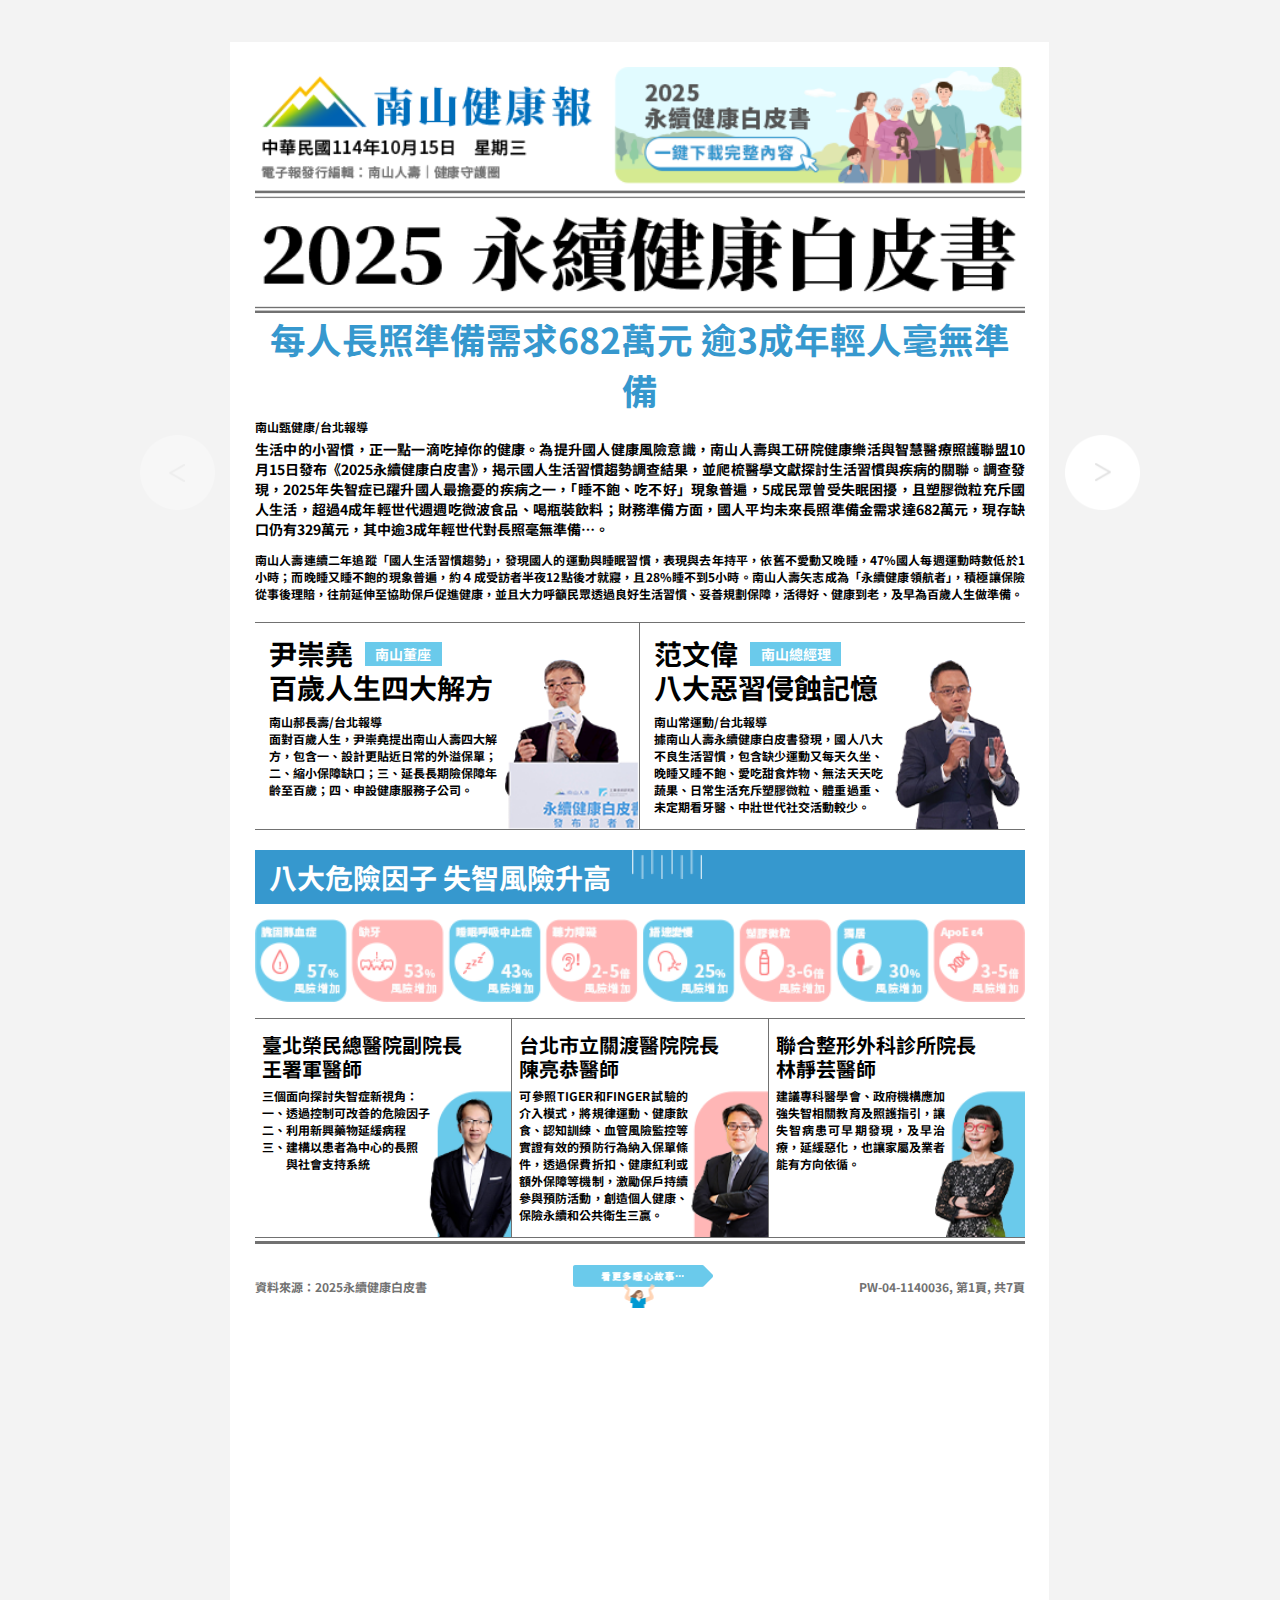
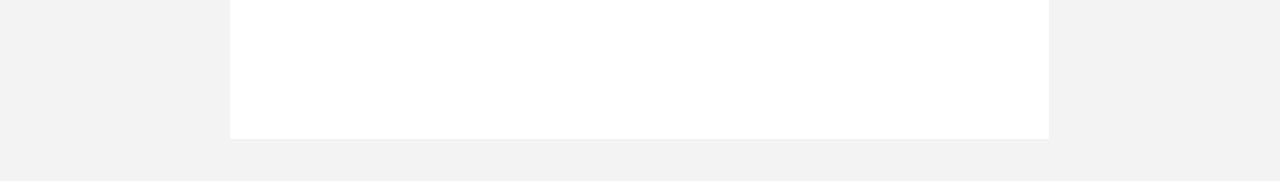
<file: index.html>
<!DOCTYPE html>
<html>
    <head>
        <meta charset="UTF-8" />
        <meta name="viewport" content="width=device-width, initial-scale=1.0, maximum-scale=10.0, user-scalable=1"/>
        <!-- <script src="https://code.jquery.com/jquery-3.6.0.min.js" integrity="sha256-/xUj+3OJU5yExlq6GSYGSHk7tPXikynS7ogEvDej/m4=" crossorigin="anonymous" nonce="rAnd0m123"></script>
        <script type="text/javascript" src="https://unpkg.com/swiper@8/swiper-bundle.min.js" nonce="rAnd0m123"></script> -->
        <script src="https://code.jquery.com/jquery-3.6.0.min.js"></script>
        <script type="text/javascript" src="https://unpkg.com/swiper@8/swiper-bundle.min.js"></script>
        <link type="text/css" rel="stylesheet" href="https://unpkg.com/swiper@8/swiper-bundle.min.css" />
        <link type="text/css" rel="stylesheet" href="css/index.css" />
        <script type="text/javascript" src="js/main.js"></script>

    </head>
    <body>
        <div class="bam-newspaper-2025-wrap">
            <div class="newspaper-swiper">
                <div class="swiper-btn-block">
                    <div class="swiper-button-prev"><img class="fullimg" src="img/bam-newspaper-btn-prev.png"></div>
                    <div class="swiper-pagination for-m"></div>
                    <div class="swiper-button-next"><img class="fullimg" src="img/bam-newspaper-btn-next.png"></div>
                </div>
                <div class="swiper">
                    <div class="swiper-wrapper">
                        <div class="swiper-slide" style="padding-bottom: 0;">
                            <div style="position: relative;">
                                <img class="fullimg" src="img/bam-newspaper-2025-title-1.png">
                                <a class="href-1" href="https://health.nanshanlife.com.tw/R/bc8c5d4" target="_blank" rel="noreferrer noopener"></a>
                            </div>
                            <a href="https://health.nanshanlife.com.tw/R/59a929b" target="_blank" rel="noreferrer noopener">
                                <h2>每人長照準備需求682萬元   逾3成年輕人毫無準備</h2>
                                <p class="font-small" style="line-height: 200%;">南山甄健康/台北報導</p>
                                <p>生活中的小習慣，正一點一滴吃掉你的健康。為提升國人健康風險意識，南山人壽與工研院健康樂活與智慧醫療照護聯盟10月15日發布《2025永續健康白皮書》，揭示國人生活習慣趨勢調查結果，並爬梳醫學文獻探討生活習慣與疾病的關聯。調查發現，2025年失智症已躍升國人最擔憂的疾病之一，「睡不飽、吃不好」現象普遍，5成民眾曾受失眠困擾，且塑膠微粒充斥國人生活，超過4成年輕世代週週吃微波食品、喝瓶裝飲料；財務準備方面，國人平均未來長照準備金需求達682萬元，現存缺口仍有329萬元，其中逾3成年輕世代對長照毫無準備…。</p>
                                <p class="font-small" style="margin-top: 1em;">南山人壽連續二年追蹤「國人生活習慣趨勢」，發現國人的運動與睡眠習慣，表現與去年持平，依舊不愛動又晚睡，47%國人每週運動時數低於1小時；而晚睡又睡不飽的現象普遍，約４成受訪者半夜12點後才就寢，且28%睡不到5小時。南山人壽矢志成為「永續健康領航者」，積極讓保險從事後理賠，往前延伸至協助保戶促進健康，並且大力呼籲民眾透過良好生活習慣、妥善規劃保障，活得好、健康到老，及早為百歲人生做準備。</p>
                            </a>
                            <br>
                            <div class="div-flex">
                                <a href="https://health.nanshanlife.com.tw/R/2752bd0" class="div-flex-1" target="_blank" rel="noreferrer noopener">
                                    <article>
                                        <div class="name-flex">
                                            <h3 class="font-large">尹崇堯</h3>
                                            <p>南山董座</p>
                                        </div>
                                        <p class="font-large" style="margin-top: -0.15em;">百歲人生四大解方</p>
                                        <p class="font-small" style="margin-top: 0.5em;">南山郝長壽/台北報導<br>面對百歲人生，尹崇堯提出南山人壽四大解方，包含一、設計更貼近日常的外溢保單；二、縮小保障缺口；三、延長長期險保障年齡至百歲；四、申設健康服務子公司。</p>
                                    </article>
                                    <img src="img/bam-newspaper-2025-img-1.png">
                                </a>
                                <a href="https://health.nanshanlife.com.tw/R/d7c783e" class="div-flex-1" target="_blank" rel="noreferrer noopener">
                                    <article>
                                        <div class="name-flex">
                                            <h3 class="font-large">范文偉</h3>
                                            <p>南山總經理</p>
                                        </div>
                                        <p class="font-large" style="margin-top: -0.15em;">八大惡習侵蝕記憶</p>
                                        <p class="font-small" style="margin-top: 0.5em;">南山常運動/台北報導<br>據南山人壽永續健康白皮書發現，國人八大不良生活習慣，包含缺少運動又每天久坐、晚睡又睡不飽、愛吃甜食炸物、無法天天吃蔬果、日常生活充斥塑膠微粒、體重過重、未定期看牙醫、中壯世代社交活動較少。</p>
                                    </article>
                                    <img src="img/bam-newspaper-2025-img-2.png">
                                </a>
                            </div>
                            <br>
                            <a href="https://health.nanshanlife.com.tw/R/6921944" target="_blank" rel="noreferrer noopener">
                                <h3 class="title-h3 blue">八大危險因子 失智風險升高<img src="img/bam-newspaper-2025-title-deco.png"></h3>
                                <img class="fullimg" style="padding: 1.1em 0;" src="img/bam-newspaper-2025-img-3.png">
                            </a>
                            <a href="https://health.nanshanlife.com.tw/R/08e265f" class="div-flex" target="_blank" rel="noreferrer noopener">
                                <div class="div-flex-2">
                                    <h3 class="font-bigger">臺北榮民總醫院副院長<br>王署軍醫師</h3>
                                    <p class="font-small" style="margin-top: 0.5em;">三個面向探討失智症新視角：<br>一、透過控制可改善的危險因子<br>二、利用新興藥物延緩病程<br>三、建構以患者為中心的長照<br>　　與社會支持系統</p>
                                    <img src="img/bam-newspaper-2025-img-4.png">
                                </div>
                                <div class="div-flex-2">
                                    <h3 class="font-bigger">台北市立關渡醫院院長<br>陳亮恭醫師</h3>
                                    <p class="font-small" style="margin-top: 0.5em;">可參照TIGER和FINGER試驗的介入模式，將規律運動、健康飲食、認知訓練、血管風險監控等實證有效的預防行為納入保單條件，透過保費折扣、健康紅利或額外保障等機制，激勵保戶持續參與預防活動，創造個人健康、保險永續和公共衛生三贏。</p>
                                    <img src="img/bam-newspaper-2025-img-5.png">
                                </div>
                                <div class="div-flex-2">
                                    <h3 class="font-bigger">聯合整形外科診所院長<br>林靜芸醫師</h3>
                                    <p class="font-small" style="margin-top: 0.5em;">建議專科醫學會、政府機構應加強失智相關教育及照護指引，讓失智病患可早期發現，及早治療，延緩惡化，也讓家屬及業者能有方向依循。</p>
                                    <img src="img/bam-newspaper-2025-img-6.png">
                                </div>
                            </a>
                            <hr class="thick">
                            <div class="for-pc" style="padding: 0.5em 0;"></div>
                            <div class="slide-bottom" style="margin-top: 0.5em;">
                                <p>資料來源：2025永續健康白皮書</p>
                                <a href="https://health.nanshanlife.com.tw/R/8011018" target="_blank" rel="noreferrer noopener"><img src="img/bam-newspaper-2025-more.png"></a>
                                <p>PW-04-1140036, 第1頁, 共7頁</p>
                            </div>
                        </div>

                        <div class="swiper-slide">
                            <img class="fullimg" src="img/bam-newspaper-2025-title-2.png">
                            <img class="fullimg" style="padding: 1em;" src="img/bam-newspaper-2025-img-10.png">
                            <hr class="thin">
                            <a class="promise-flex" href="https://health.nanshanlife.com.tw/R/2752bd0" target="_blank" rel="noreferrer noopener">
                                <article>
                                    <h3><p>迎接百歲人生<br><span>南山人壽董事長尹崇堯提四大承諾</span></p></h3>
                                    <p>「我們正在見證人類史上首次的高齡族群，高齡是一個族群，不再是個案。」尹崇堯董事長對壽命延長非常有感觸，他指出，據國發會人口推估，2024年台灣85歲以上人口約44萬人，到2070年將增加到近219萬人，國人壽命不斷延長，如何健康走完近100歲的人生旅程將是重點。<br>面對陪伴保戶健康走完百歲人生，尹崇堯董事長首度提出四大承諾，更強調「百歲人生，從零開始」，現在就開始做準備。希望以積極正向的方式，讓民眾在面對百歲人生的挑戰時，對保險有更正面的想像。</p>
                                </article>
                                <img src="img/bam-newspaper-2025-img-7.png">
                            </a>
                            <hr class="thick">
                            <a class="promise-flex" href="https://health.nanshanlife.com.tw/R/643db07" target="_blank" rel="noreferrer noopener">
                                <article>
                                    <h3><p>活到100歲如何規劃退休？<br><span>南山人壽總經理范文偉兩心法</span></p></h3>
                                    <p>面對百歲人生，范文偉總經理早已「有備而來」。考量未來醫療費用與長照費用肯定比現在昂貴許多，醫療通膨每年約4.7%、消費通膨每年約2%。因此范文偉總經理很早就將重大疾病、醫療、長照風險轉嫁給保單，重大疾病醫療額度規劃至少300萬元以上，長照險每月給付10萬元，可以給付16年，不希望未來退休金被重症或失智症所侵蝕。<br>據「2025永續健康白皮書」調查，長照照護成本平均每月約需3.3萬元，受訪者估算長照準備金平均約682萬元，整體受訪者長照財務缺口約329萬元，若是30歲以下年輕世代則缺口有447萬元，部分缺口可用長照險等保險方案解決。</p>
                                </article>
                            </a>
                            <hr class="thick">
                            <div class="slide-bottom" style="margin-top: 1em;">
                                <p>資料來源：2025永續健康白皮書</p>
                                <p>PW-04-1140036, 第2頁, 共7頁</p>
                            </div>
                        </div>

                        <div class="swiper-slide">
                            <div style="position: relative;">
                                <img class="fullimg" src="img/bam-newspaper-2025-title-3.png">
                                <a class="href-page" href="https://health.nanshanlife.com.tw/R/6921944" target="_blank" rel="noreferrer noopener"></a>
                            </div>
                            <a href="https://health.nanshanlife.com.tw/R/6921944" target="_blank" rel="noreferrer noopener">
                                <h3 class="title-h3 sky">台灣失智人口解析<img src="img/bam-newspaper-2025-title-deco.png"></h3>
                                <article style="width: 95%; margin: auto;">
                                    <br>
                                    <p class="font-big">台灣失智症人口在2024年約<span class="peach">35萬人，推估2031年將逾47萬人，2041年近68萬人以上</span>，顯示失智症人口數，有逐年攀升趨勢，失智已成為重要健康議題。</p>
                                    <div class="circle-flex">
                                        <div>
                                            <h4>35萬</h4>
                                            <p>2024年<br>台灣失智人口約35萬</p>
                                        </div>
                                        <div>
                                            <h4>1.2萬</h4>
                                            <p>30-64歲中年失智人口<br>（早發性失智）</p>
                                        </div>
                                        <div>
                                            <h4>7.99%</h4>
                                            <p>65歲以上盛行率<br>每12.5位長者就有<br>一位失智症患者</p>
                                        </div>
                                    </div>
                                </article>
                                <hr class="thin">
                                <hr class="thick">
                                <h3 class="title-h3 pink">ApoE ε4基因揭密：阿茲海默症的主要風險因子<img src="img/bam-newspaper-2025-title-deco.png"></h3>
                                <br>
                                <div class="div-flex" style="border: 0;">
                                    <div class="div-flex-3">
                                        <h4>單一ApoE ε4基因</h4>
                                        <h5>3-5倍</h5>
                                        <p>帶有一個 ApoE ε4 基因者，罹患阿茲海默症的<br><span>風險增加約3-5倍</span></p>
                                    </div>
                                    <div class="div-flex-3">
                                        <h4>雙重ApoE ε4基因</h4>
                                        <h5>10-15倍</h5>
                                        <p>帶有兩個 ApoE ε4 基因(同型合子) 者，風險更可<br><span>提高至10至15倍</span></p>
                                    </div>
                                </div>
                                <br>
                                <div class="title-dash-flex peach"><p></p><h4>什麼是ApoE基因？</h4><span></span></div>
                                <p class="p-1">ApoE基因位於第19對染色體，負責調節血脂，與心血管疾病、中風及腦部健康密切相關。 它能協助清除腦內致病蛋白質，減少異常沉積，維持腦部正常運作。</p>
                                <div class="title-dash-flex sky"><p></p><h4>ApoE基因檢測：帶有 ε4 基因，阿茲海默症風險高出數倍</h4><span></span></div>
                                <p class="p-1">帶有 ε2 基因就像天生帶著「保護盾」，可降低阿茲海默症風險；ε3 基因則屬中性，不增不減；但 ε4 基因會大幅提高風險，帶一個 ε4；罹病機率高出 3‒5 倍；帶有兩個ε4，風險更 達 10‒15 倍，且會讓發病年齡提前。</p>
                                <br>
                                <hr class="thick">
                                <h3 class="title-h3 sky">台灣人的ApoE ε4基因分布<img src="img/bam-newspaper-2025-title-deco.png"></h3>
                                <div class="gene-flex">
                                    <div>
                                        <article class="grass">
                                            <p>16-18%</p>
                                            <h4>一般<br>帶原率</h4>
                                        </article>
                                        <p>台灣人群中約有16%-18%的人<br>帶有至少一個ApoEε4基因</p>
                                    </div>
                                    <div>
                                        <article class="pink">
                                            <p>0.5-0.7%</p>
                                            <h4>雙基因<br>帶原率</h4>
                                        </article>
                                        <p>約有0.5%到0.7%的台灣人帶有<br>兩個ApoEε4基因(同型合子)</p>
                                    </div>
                                    <div>
                                        <article class="sky">
                                            <p>3%</p>
                                            <h4>高風險<br>群比例</h4>
                                        </article>
                                        <p>台灣精準醫學研究指出，約有3%<br>的人屬於ApoE ε4基因的高風險群</p>
                                    </div>
                                </div>
                            </a>
                            <br>
                            <hr class="thick">
                            <div class="slide-bottom" style="margin-top: 1em;">
                                <p>資料來源：2025永續健康白皮書</p>
                                <p>PW-04-1140036, 第3頁, 共7頁</p>
                            </div>
                        </div>

                        <div class="swiper-slide">
                            <div style="position: relative;">
                                <img class="fullimg" src="img/bam-newspaper-2025-title-4.png">
                                <a class="href-page" href="https://health.nanshanlife.com.tw/R/6921944" target="_blank" rel="noreferrer noopener"></a>
                            </div>
                            <a href="https://health.nanshanlife.com.tw/R/6921944" target="_blank" rel="noreferrer noopener">
                                <div class="title-info-flex">
                                    <h4>你<br>知<br>道<br>嗎</h4>
                                    <p>?</p>
                                    <article>缺牙、聽力障礙與不良飲食習慣，這些看似微小的健康問題，其實都可能悄悄增加失智的風險。日常保健，就是守護大腦的第一步。</article>
                                </div>
                                <div class="info-wrap">
                                    <div class="info-block">
                                        <div class="info-flex">
                                            <img src="img/bam-newspaper-2025-icon-1.png">
                                            <div>
                                                <h4>膽固醇血症</h4>
                                                <p>中年期膽固醇<span>≥ 240 mg/dl</span><br>罹患失智症風險比正常膽固醇濃度者高出57％</p>
                                            </div>
                                        </div>
                                        <article>
                                            失智風險增加
                                            <h4>57%</h4>
                                        </article>
                                    </div>
                                    <div class="info-block">
                                        <div class="info-flex">
                                            <img src="img/bam-newspaper-2025-icon-2.png">
                                            <div>
                                                <h4>獨居/社交孤立</h4>
                                                <p>獨居者罹患失智症風險較與家人共居增加約30%<br><span>每累積2年獨居，風險約再提升10%</span></p>
                                            </div>
                                        </div>
                                        <article>
                                            失智風險增加
                                            <h4>30%</h4>
                                        </article>
                                    </div>
                                    <div class="info-block">
                                        <div class="info-flex">
                                            <img src="img/bam-newspaper-2025-icon-3.png">
                                            <div>
                                                <h4>缺牙</h4>
                                                <p>咀嚼活腦防失智，缺牙增風險，<span>每少一顆牙齒，增加1%風險</span><br>日本推動「8020運動」，目標80歲時仍保有保有20顆自然牙，維持良好咀嚼功能，以享快樂及健康的飲食生活</p>
                                            </div>
                                        </div>
                                        <article>
                                            失智風險增加
                                            <h4>53%</h4>
                                        </article>
                                    </div>
                                    <div class="info-block">
                                        <div class="info-flex">
                                            <img src="img/bam-newspaper-2025-icon-4.png">
                                            <div>
                                                <h4>ApoE ε4</h4>
                                                <p>帶有一個ApoE ε4基因者風險增加約3-5倍<br><span>帶有兩個ApoE ε4基因，風險更提高至10至15倍</span></p>
                                            </div>
                                        </div>
                                        <article>
                                            失智風險增加
                                            <h4>3-5倍</h4>
                                        </article>
                                    </div>
                                    <div class="info-block">
                                        <div class="info-flex">
                                            <img src="img/bam-newspaper-2025-icon-5.png">
                                            <div>
                                                <h4>語速變慢</h4>
                                                <p><span>若語速變慢</span>，罹患偶發性非失智性認知障礙(CIND)的風險<br>就會增加，並由CIND轉變為，<span>失智症的風險也會增加約25%</span></p>
                                            </div>
                                        </div>
                                        <article>
                                            失智風險增加
                                            <h4>25%</h4>
                                        </article>
                                    </div>
                                    <div class="info-block">
                                        <div class="info-flex">
                                            <img src="img/bam-newspaper-2025-icon-6.png">
                                            <div>
                                                <h4>塑膠微粒</h4>
                                                <p>每次旋轉寶特瓶瓶蓋時，就會產生約<span>500顆微粒</span>掉入水中<br>市售瓶裝水每公升平均含有約<span>24萬個塑膠顆粒</span></p>
                                            </div>
                                        </div>
                                        <article>
                                            失智患者比<br>正常人多
                                            <h4>3-6倍</h4>
                                        </article>
                                    </div>
                                    <div class="info-block">
                                        <div class="info-flex">
                                            <img src="img/bam-newspaper-2025-icon-7.png">
                                            <div>
                                                <h4>聽力障礙</h4>
                                                <p>依據<span>聽力損失</span>程度，失智風險呈現劑量反應關係：<br><span>輕度增加2倍，中度增加3倍，重度增加5倍</span></p>
                                            </div>
                                        </div>
                                        <article>
                                            失智風險增加
                                            <h4>2-5倍</h4>
                                        </article>
                                    </div>
                                    <div class="info-block">
                                        <div class="info-flex">
                                            <img src="img/bam-newspaper-2025-icon-8.png">
                                            <div>
                                                <h4>睡眠呼吸中止症</h4>
                                                <p><span>深層睡眠不足與記憶退化高度相關</span><br>若睡眠品質不佳，將顯著影響思考力與認知功能</p>
                                            </div>
                                        </div>
                                        <article>
                                            失智風險增加
                                            <h4>43%</h4>
                                        </article>
                                    </div>
                                </div>
                            </a>
                            <br class="for-pc">
                            <div class="slide-bottom" style="margin-top: 1em;">
                                <p>資料來源：2025永續健康白皮書</p>
                                <p>PW-04-1140036, 第4頁, 共7頁</p>
                            </div>
                        </div>

                        <div class="swiper-slide">
                            <div style="position: relative;">
                                <img class="fullimg" src="img/bam-newspaper-2025-title-5.png">
                                <a class="href-page" href="https://health.nanshanlife.com.tw/R/1680355" target="_blank" rel="noreferrer noopener"></a>
                            </div>
                            <a href="https://health.nanshanlife.com.tw/R/1680355" target="_blank" rel="noreferrer noopener">
                                <p class="font-big" style="padding: 1em 0;">國人普遍運動不足、久坐、晚睡又睡不夠，常吃油炸甜食等高熱量飲食，常使用一次性餐具與喝瓶裝飲料，使「塑膠微粒」成健康隱憂，這些生活習慣不僅提高慢性病風險，也可能增加失智機率。</p>
                                <hr class="thin">
                                <div class="div-flex" style="border: 0; padding: 1.25em 0;">
                                    <div class="div-flex-4">
                                        <img src="img/bam-newspaper-2025-percent-1.png">
                                        <article>
                                            <h4>缺少運動又久坐</h4>
                                            <p><span>47%</span>國人每週運動時數低於1小時；近<span>20%</span>國人幾乎不運動；超過<span>5成國人</span>每天坐在椅子上的時間<span>超過6小時</span>。</p>
                                        </article>
                                    </div>
                                    <div class="div-flex-4">
                                        <img src="img/bam-newspaper-2025-percent-2.png">
                                        <article>
                                            <h4>晚睡又睡不飽</h4>
                                            <p>近<span>4成</span>國人12點之後才睡，<span>18~30歲年輕世代</span>更是夜貓大軍，<span>5成</span>過了午夜才就寢！</p>
                                        </article>
                                    </div>
                                </div>
                                <hr class="thin">
                                <div class="div-flex" style="border: 0; padding: 1.25em 0;">
                                    <div class="div-flex-4">
                                        <img src="img/bam-newspaper-2025-percent-3.png">
                                        <article>
                                            <h4>無法天天吃蔬果</h4>
                                            <p><span>47%</span>國人沒有天天吃蔬果，年輕世代有<span>58%</span>，中壯世代有<span>53%</span>，熟齡世代有<span>37%</span>沒有天天吃蔬果。</p>
                                        </article>
                                    </div>
                                    <div class="div-flex-4">
                                        <img src="img/bam-newspaper-2025-percent-4.png">
                                        <article>
                                            <h4>愛吃甜食炸物</h4>
                                            <p><span>49%</span>國人每周至少吃1次以上甜食，年輕世代更高達<span>65%</span>。此外，<span>81%</span>國人每月都會吃油炸食物，其中<span>40%</span>年輕世代更是每周都要油炸食物。</p>
                                        </article>
                                    </div>
                                </div>
                                <hr class="thin">
                                <div class="div-flex" style="border: 0; padding: 1.25em 0;">
                                    <div class="div-flex-4">
                                        <img src="img/bam-newspaper-2025-percent-5.png">
                                        <article>
                                            <h4>塑膠微粒</h4>
                                            <p><span>68%</span>人每月使用免洗餐具，其中年輕世代有<span>64%</span>每週使用免洗餐具。此外，<span>42%</span>年輕世代每週食用以塑膠容器加熱的食品，<span>43%</span>每週飲用瓶裝水。</p>
                                        </article>
                                    </div>
                                    <div class="div-flex-4">
                                        <img src="img/bam-newspaper-2025-percent-6.png">
                                        <article>
                                            <h4>社交活動少</h4>
                                            <p><span>14%</span>國人幾乎不參與任何社交活動，另有<span>65%</span>的中壯世代社交參與明顯偏少。</p>
                                        </article>
                                    </div>
                                </div>
                                <hr class="thin">
                                <div class="div-flex" style="border: 0; padding: 1.25em 0;">
                                    <div class="div-flex-5">
                                        <article>
                                            <h4>未定期看牙醫</h4>
                                            <br>
                                            <img src="img/bam-newspaper-2025-tooth.png">
                                        </article>
                                        <img src="img/bam-newspaper-2025-img-8.png">
                                    </div>
                                </div>
                                <hr class="thin">
                                <div class="div-flex" style="border: 0; padding: 1.25em 0 0.5em 0;">
                                    <div class="div-flex-5">
                                        <article>
                                            <h4>體重過重</h4>
                                        </article>
                                    </div>
                                </div>
                                <div class="div-flex" style="border: 0; padding: 0 0 1.5em 0;">
                                    <div class="div-flex-6">
                                        <article>
                                            <p><span>40%</span>國人BMI超過標準</p>
                                            <img src="img/bam-newspaper-2025-bmi-1.png">
                                        </article>
                                        <article>
                                            <h5>BMI超標者，都有著下列不良的生活習慣</h5>
                                            <div>
                                                <div>
                                                    <p><span>52%</span>每周運動低於1小時</p>
                                                    <p><span>52%</span>每天久坐超過6小時</p>
                                                    <p><span>51%</span>每周吃1次以上甜食</p>
                                                </div>
                                                <img src="img/bam-newspaper-2025-bmi-2.png">
                                            </div>
                                        </article>
                                        <img src="img/bam-newspaper-2025-img-9.png" alt="">
                                    </div>
                                </div>
                            </a>
                            <hr class="thin">
                            <hr class="thick">
                            <div class="slide-bottom" style="margin-top: 1em;">
                                <p>資料來源：2025永續健康白皮書</p>
                                <p>PW-04-1140036, 第5頁, 共7頁</p>
                            </div>
                        </div>

                        <div class="swiper-slide">
                            <div style="position: relative;">
                                <img class="fullimg" src="img/bam-newspaper-2025-title-6.png">
                                <a class="href-page" href="https://health.nanshanlife.com.tw/R/8011018" target="_blank" rel="noreferrer noopener"></a>
                            </div>
                            <a href="https://health.nanshanlife.com.tw/R/8011018" target="_blank" rel="noreferrer noopener">
                                <br>
                                <div class="comic-block" style="background: url('img/bam-newspaper-2025-comic.png');">
                                    <p class="comic-title comic-1-title">大伯突然過世後，深受打擊的奶奶失智了...</p>
                                    <p class="comic-des comic-1-des">奶奶將抹布丟進鍋子裡煮、亂穿衣服及大小便失禁，察覺到時已是重度失智。</p>
                                    <p class="comic-title comic-2-title">照顧行為失控奶奶的責任，<br>全落在身為二媳婦的媽媽身上</p>
                                    <p class="comic-des comic-2-des">在照顧二年多後，決定將奶奶送到安養中心，一個月約2萬元</p>
                                    <p class="comic-title comic-3-title">奶奶離世後不久，糖尿病的爸爸也失智了</p>
                                    <p class="comic-des comic-3-des">因糖尿病進行截肢手術，住院確診新冠肺炎，又是洗腎病人，隔離完後就出現亂認人情況，將小雅媽媽認成奶奶，時空也錯亂，不知道自己身處何方。</p>
                                    <p class="comic-title comic-4-title">照顧重擔依舊在媽媽身上</p>
                                    <p class="comic-des comic-4-des">爸爸是傳統的大男人，不請外傭，也不想到安養中心，要求小雅媽媽照顧，因爸爸膝蓋以下截肢，除每周三次外出洗腎，其餘時間幾乎卧床足不出戶。</p>
                                    <p class="comic-title comic-5-title">媽崩潰指責子女都不分擔責任</p>
                                    <p class="comic-des comic-5-des">接連照護兩位失智家人，小雅媽媽幾乎情緒崩潰，有時甚至說出「生了三個小孩都沒有用!」</p>
                                    <p class="comic-title comic-6-title">好怕同血源的我，<br>未來也會失智...</p>
                                    <p class="comic-des comic-6-des">小雅自己也很擔心失智會遺傳，因此作了失智基因檢測，並常常督促自己，一定要有健康的飲食、持續運動，同時想存夠1,000萬元的長照費用，不想成為小孩的負擔。</p>
                                </div>
                            </a>
                            <div class="slide-bottom" style="margin-top: 1em;">
                                <p>資料來源：2025永續健康白皮書</p>
                                <p>PW-04-1140036, 第6頁, 共7頁</p>
                            </div>
                        </div>

                        <div class="swiper-slide slide-map" style="padding-left: 0; padding-right: 0; padding-bottom: 0;">
                            <div style="position: relative;">
                                <img class="fullimg" style="padding: 0 3%;" src="img/bam-newspaper-2025-title-7.png">
                                <a class="href-last" href="https://health.nanshanlife.com.tw/R/858089e" target="_blank" rel="noreferrer noopener"></a>
                            </div>
                            <a href="https://health.nanshanlife.com.tw/R/858089e" target="_blank" rel="noreferrer noopener">
                                <div class="map-wrap">
                                    <br class="for-m">
                                    <p class="font-big" style="padding: 0.5em 5%;">健康守護圈合作夥伴攜手打造「失智服務導航」，從健康期到失智症早期與中晚期，提供全方位支持，協助民眾獲得更完整與貼心的照護。</p>
                                    <br class="for-m">
                                    <div class="map-block" style="background: url('img/bam-newspaper-2025-map.png');"></div>
                                    <p class="p-source font-small gray">資料來源：<br>2025永續健康白皮書</p>
                                    <p class="p-page font-small gray">PW-04-1140036, 第7頁, 共7頁</p>
                                    <p class="font-small gray" style="padding: 2em 5%;">健康守護圈之加值服務或合作廠商提供之產品、服務或優惠訊息等，均非屬保險契約權利義務之一部分。本公司與 合作廠商間無代理或類似關係，合作廠商提供之產品、服務或優惠訊息，係由合作廠商各自提供及負責。</p>
                                </div>
                            </a>
                        </div>

                    </div>
                </div>
            </div>
        </div>
    </body>
    
</html>
</file>
<file: css/index.css>
@import url("https://fonts.googleapis.com/css2?family=Noto+Sans+TC:wght@400;500;700&display=swap");
html {
  font-size: 16px;
}

body {
  padding: 0;
  margin: 0;
}
body.fix {
  overflow: hidden;
}

.bam-newspaper-2025-wrap {
  width: 100%;
  font-family: "Noto Sans TC";
  -moz-text-size-adjust: none;
       text-size-adjust: none;
  -webkit-text-size-adjust: none;
}
.bam-newspaper-2025-wrap *:not(.swiper-button) {
  margin: 0;
  padding: 0;
  box-sizing: border-box;
}
.bam-newspaper-2025-wrap *:not(.swiper-button)::before, .bam-newspaper-2025-wrap *:not(.swiper-button)::after {
  box-sizing: border-box;
}
.bam-newspaper-2025-wrap a {
  text-decoration: none;
  color: inherit;
}
.bam-newspaper-2025-wrap .fullimg {
  display: block;
  width: 100%;
}
.bam-newspaper-2025-wrap .swiper-button {
  z-index: 1;
}
.bam-newspaper-2025-wrap .swiper-button::after {
  display: none;
}
.bam-newspaper-2025-wrap .font-large {
  font-size: 28px;
}
@media only screen and (max-width: 1024px) {
  .bam-newspaper-2025-wrap .font-large {
    font-size: 3.1vw;
  }
}
.bam-newspaper-2025-wrap .font-bigger {
  font-size: 20px;
}
@media only screen and (max-width: 1024px) {
  .bam-newspaper-2025-wrap .font-bigger {
    font-size: 2.25vw;
  }
}
.bam-newspaper-2025-wrap .font-big {
  font-size: 16px;
}
@media only screen and (max-width: 1024px) {
  .bam-newspaper-2025-wrap .font-big {
    font-size: 1.75vw;
  }
}
.bam-newspaper-2025-wrap .font-small {
  font-size: 12px;
}
@media only screen and (max-width: 1024px) {
  .bam-newspaper-2025-wrap .font-small {
    font-size: 1.3vw;
  }
}

@media only screen and (min-width: 1025px) {
  .for-m {
    display: none !important;
  }
}
@media only screen and (max-width: 1024px) {
  .for-pc {
    display: none !important;
  }
}
@keyframes fadein {
  to {
    opacity: 1;
    transform: none;
  }
}
body {
  background: #f3f3f3;
}

.bam-newspaper-2025-wrap {
  color: #000;
  font-weight: bold;
  font-size: 14px;
  text-align: justify;
  padding: 3em 0;
}
@media only screen and (max-width: 1024px) {
  .bam-newspaper-2025-wrap {
    font-size: 1.55vw;
  }
}
.bam-newspaper-2025-wrap a {
  display: block;
  text-decoration: none;
  margin: 0;
  padding: 0;
}
.bam-newspaper-2025-wrap .newspaper-swiper {
  max-width: 1024px;
  margin: auto;
}
.bam-newspaper-2025-wrap .newspaper-swiper .swiper-button-prev,
.bam-newspaper-2025-wrap .newspaper-swiper .swiper-button-next {
  position: fixed;
  width: 75px;
  margin: auto;
  left: 0;
  right: 0;
}
.bam-newspaper-2025-wrap .newspaper-swiper .swiper-button-prev::after,
.bam-newspaper-2025-wrap .newspaper-swiper .swiper-button-next::after {
  display: none;
}
.bam-newspaper-2025-wrap .newspaper-swiper .swiper-button-prev {
  left: -925px;
}
.bam-newspaper-2025-wrap .newspaper-swiper .swiper-button-next {
  right: -925px;
}
.bam-newspaper-2025-wrap .newspaper-swiper .swiper {
  width: 80%;
  margin: auto;
}
.bam-newspaper-2025-wrap .newspaper-swiper .swiper-slide {
  padding: 3%;
  height: auto;
  background: #FFF;
}
.bam-newspaper-2025-wrap .newspaper-swiper h2 {
  font-size: 35.5px;
  color: #3698ce;
  text-align: center;
}
@media only screen and (max-width: 1024px) {
  .bam-newspaper-2025-wrap .newspaper-swiper h2 {
    font-size: 3.9vw;
  }
}
.bam-newspaper-2025-wrap .newspaper-swiper hr.thin {
  border: 0;
  border-top: 1px solid #717171;
}
.bam-newspaper-2025-wrap .newspaper-swiper hr.thick {
  border: 0;
  border-top: 3px solid #717171;
  margin-top: 0.2em;
}
.bam-newspaper-2025-wrap .newspaper-swiper .title-h3 {
  font-size: 28px;
  color: #FFF;
  padding: 0.25em 0.5em;
}
@media only screen and (max-width: 1024px) {
  .bam-newspaper-2025-wrap .newspaper-swiper .title-h3 {
    font-size: 3.1vw;
  }
}
.bam-newspaper-2025-wrap .newspaper-swiper .title-h3 img {
  position: relative;
  display: inline-block;
  width: 2.5em;
  top: -0.6em;
  left: 0.75em;
  vertical-align: middle;
}
.bam-newspaper-2025-wrap .newspaper-swiper .title-h3.blue {
  background: #3698ce;
}
.bam-newspaper-2025-wrap .newspaper-swiper .title-h3.sky {
  background: #6acaeb;
}
.bam-newspaper-2025-wrap .newspaper-swiper .title-h3.pink {
  background: #ffb6b6;
}
.bam-newspaper-2025-wrap .newspaper-swiper .peach {
  color: #fc7e81;
}
.bam-newspaper-2025-wrap .newspaper-swiper .gray {
  color: #717171;
}
.bam-newspaper-2025-wrap .newspaper-swiper .div-flex {
  display: flex;
  justify-content: center;
  align-items: stretch;
  border-top: 1px solid #717171;
  border-bottom: 1px solid #717171;
}
.bam-newspaper-2025-wrap .newspaper-swiper .div-flex > div, .bam-newspaper-2025-wrap .newspaper-swiper .div-flex > a {
  border-left: 1px solid #717171;
}
.bam-newspaper-2025-wrap .newspaper-swiper .div-flex > div:first-child, .bam-newspaper-2025-wrap .newspaper-swiper .div-flex > a:first-child {
  border: 0;
}
.bam-newspaper-2025-wrap .newspaper-swiper .div-flex .div-flex-1 {
  display: block;
  position: relative;
  padding: 1em;
  flex: 1 0 0;
}
.bam-newspaper-2025-wrap .newspaper-swiper .div-flex .div-flex-1 article {
  width: 64%;
}
.bam-newspaper-2025-wrap .newspaper-swiper .div-flex .div-flex-1 h3 {
  line-height: 120%;
}
.bam-newspaper-2025-wrap .newspaper-swiper .div-flex .div-flex-1 img {
  position: absolute;
  width: 35%;
  bottom: 0;
  right: 0;
}
.bam-newspaper-2025-wrap .newspaper-swiper .div-flex .div-flex-2 {
  position: relative;
  padding: 1em 0.5em;
  flex: 1 0 0;
}
.bam-newspaper-2025-wrap .newspaper-swiper .div-flex .div-flex-2 h3 {
  line-height: 120%;
}
.bam-newspaper-2025-wrap .newspaper-swiper .div-flex .div-flex-2 p {
  width: 70%;
}
.bam-newspaper-2025-wrap .newspaper-swiper .div-flex .div-flex-2 img {
  position: absolute;
  width: 35%;
  bottom: 0;
  right: 0;
}
.bam-newspaper-2025-wrap .newspaper-swiper .div-flex .div-flex-3 {
  padding: 1em 0.5em;
  flex: 1 0 0;
  text-align: center;
}
.bam-newspaper-2025-wrap .newspaper-swiper .div-flex .div-flex-3 h4 {
  width: 70%;
  margin: auto;
  padding: 0.25em 0;
  color: #FFF;
  font-size: 20px;
}
@media only screen and (max-width: 1024px) {
  .bam-newspaper-2025-wrap .newspaper-swiper .div-flex .div-flex-3 h4 {
    font-size: 2.25vw;
  }
}
.bam-newspaper-2025-wrap .newspaper-swiper .div-flex .div-flex-3 h5 {
  font-size: 35.5px;
}
@media only screen and (max-width: 1024px) {
  .bam-newspaper-2025-wrap .newspaper-swiper .div-flex .div-flex-3 h5 {
    font-size: 3.9vw;
  }
}
.bam-newspaper-2025-wrap .newspaper-swiper .div-flex .div-flex-3:nth-child(1) h4 {
  background: #6acaeb;
}
.bam-newspaper-2025-wrap .newspaper-swiper .div-flex .div-flex-3:nth-child(1) h5,
.bam-newspaper-2025-wrap .newspaper-swiper .div-flex .div-flex-3:nth-child(1) span {
  color: #3698ce;
}
.bam-newspaper-2025-wrap .newspaper-swiper .div-flex .div-flex-3:nth-child(2) h4 {
  background: #ffb6b6;
}
.bam-newspaper-2025-wrap .newspaper-swiper .div-flex .div-flex-3:nth-child(2) h5,
.bam-newspaper-2025-wrap .newspaper-swiper .div-flex .div-flex-3:nth-child(2) span {
  color: #fc7e81;
}
.bam-newspaper-2025-wrap .newspaper-swiper .div-flex .div-flex-4,
.bam-newspaper-2025-wrap .newspaper-swiper .div-flex .div-flex-5 {
  display: flex;
  justify-content: center;
  align-items: flex-start;
  gap: 1em;
  padding: 0.5em 1em;
  flex: 1 0 0;
}
.bam-newspaper-2025-wrap .newspaper-swiper .div-flex .div-flex-4 img,
.bam-newspaper-2025-wrap .newspaper-swiper .div-flex .div-flex-5 img {
  width: 36%;
}
.bam-newspaper-2025-wrap .newspaper-swiper .div-flex .div-flex-4 article,
.bam-newspaper-2025-wrap .newspaper-swiper .div-flex .div-flex-5 article {
  flex: 1 0 0;
}
.bam-newspaper-2025-wrap .newspaper-swiper .div-flex .div-flex-4 article h4,
.bam-newspaper-2025-wrap .newspaper-swiper .div-flex .div-flex-5 article h4 {
  display: inline-block;
  position: relative;
  font-size: 20px;
}
@media only screen and (max-width: 1024px) {
  .bam-newspaper-2025-wrap .newspaper-swiper .div-flex .div-flex-4 article h4,
  .bam-newspaper-2025-wrap .newspaper-swiper .div-flex .div-flex-5 article h4 {
    font-size: 2.25vw;
  }
}
.bam-newspaper-2025-wrap .newspaper-swiper .div-flex .div-flex-4 article h4::before,
.bam-newspaper-2025-wrap .newspaper-swiper .div-flex .div-flex-5 article h4::before {
  z-index: -1;
  position: absolute;
  display: block;
  content: "";
  bottom: 0;
  left: -2.5%;
  width: 105%;
  height: 0.5em;
  background: rgba(106, 202, 235, 0.35);
  border-radius: 3em;
}
.bam-newspaper-2025-wrap .newspaper-swiper .div-flex .div-flex-4 article p,
.bam-newspaper-2025-wrap .newspaper-swiper .div-flex .div-flex-5 article p {
  margin-top: 0.5em;
}
.bam-newspaper-2025-wrap .newspaper-swiper .div-flex .div-flex-4 article p span,
.bam-newspaper-2025-wrap .newspaper-swiper .div-flex .div-flex-5 article p span {
  color: #3698ce;
}
.bam-newspaper-2025-wrap .newspaper-swiper .div-flex .div-flex-5 {
  align-items: center;
  gap: 7em;
  padding: 0 8em 0 1.5em;
}
.bam-newspaper-2025-wrap .newspaper-swiper .div-flex .div-flex-5 article {
  flex: 1 0 0;
}
.bam-newspaper-2025-wrap .newspaper-swiper .div-flex .div-flex-5 article img {
  display: block;
  width: 70%;
  margin: auto;
  margin-top: 2em;
}
.bam-newspaper-2025-wrap .newspaper-swiper .div-flex .div-flex-5 > img {
  width: 65%;
}
.bam-newspaper-2025-wrap .newspaper-swiper .div-flex .div-flex-6 {
  display: flex;
  justify-content: space-between;
  align-items: flex-start;
  width: 100%;
  padding-right: 3em;
}
.bam-newspaper-2025-wrap .newspaper-swiper .div-flex .div-flex-6 > img {
  width: 17%;
}
.bam-newspaper-2025-wrap .newspaper-swiper .div-flex .div-flex-6 article {
  padding: 0.5em 1.5em;
}
.bam-newspaper-2025-wrap .newspaper-swiper .div-flex .div-flex-6 article:nth-child(2) {
  border-left: 2px dashed #717171;
}
.bam-newspaper-2025-wrap .newspaper-swiper .div-flex .div-flex-6 article h5 {
  font-size: 16px;
}
@media only screen and (max-width: 1024px) {
  .bam-newspaper-2025-wrap .newspaper-swiper .div-flex .div-flex-6 article h5 {
    font-size: 1.75vw;
  }
}
.bam-newspaper-2025-wrap .newspaper-swiper .div-flex .div-flex-6 article p span {
  color: #3698ce;
}
.bam-newspaper-2025-wrap .newspaper-swiper .div-flex .div-flex-6 article img {
  width: 10.5em;
  margin: 1em 0;
}
.bam-newspaper-2025-wrap .newspaper-swiper .div-flex .div-flex-6 article > div {
  display: flex;
  justify-self: center;
  align-items: center;
  gap: 1em;
}
.bam-newspaper-2025-wrap .newspaper-swiper .name-flex {
  display: flex;
  justify-content: flex-start;
  align-items: center;
  gap: 12px;
}
.bam-newspaper-2025-wrap .newspaper-swiper .name-flex p {
  color: #FFF;
  background: #6acaeb;
  padding: 0.15em 0.75em;
}
.bam-newspaper-2025-wrap .newspaper-swiper .promise-flex {
  display: flex;
  justify-content: center;
  align-items: center;
  gap: 1.5em;
}
.bam-newspaper-2025-wrap .newspaper-swiper .promise-flex article {
  flex: 1 0 0;
}
.bam-newspaper-2025-wrap .newspaper-swiper .promise-flex article h3 {
  font-size: 14px;
  padding: 0.5em 1em;
}
@media only screen and (max-width: 1024px) {
  .bam-newspaper-2025-wrap .newspaper-swiper .promise-flex article h3 {
    font-size: 1.55vw;
  }
}
.bam-newspaper-2025-wrap .newspaper-swiper .promise-flex article h3 p {
  font-size: 20px;
}
@media only screen and (max-width: 1024px) {
  .bam-newspaper-2025-wrap .newspaper-swiper .promise-flex article h3 p {
    font-size: 2.25vw;
  }
}
.bam-newspaper-2025-wrap .newspaper-swiper .promise-flex article h3 span {
  color: #3698ce;
}
.bam-newspaper-2025-wrap .newspaper-swiper .promise-flex article > p {
  border-top: 1px solid #717171;
  padding: 0.75em 1em;
  font-size: 16px;
}
@media only screen and (max-width: 1024px) {
  .bam-newspaper-2025-wrap .newspaper-swiper .promise-flex article > p {
    font-size: 1.75vw;
  }
}
.bam-newspaper-2025-wrap .newspaper-swiper .promise-flex img {
  display: block;
  width: 35%;
}
.bam-newspaper-2025-wrap .newspaper-swiper .circle-flex {
  display: flex;
  justify-content: center;
  align-items: center;
  padding: 0.7em 0;
  gap: 8%;
}
.bam-newspaper-2025-wrap .newspaper-swiper .circle-flex > div {
  display: flex;
  align-items: center;
  flex-direction: column;
  text-align: center;
  border-radius: 50%;
  width: 13em;
  height: 13em;
  border: 2px solid #717171;
}
.bam-newspaper-2025-wrap .newspaper-swiper .circle-flex > div:nth-child(1) {
  border-color: #89d4bf;
}
.bam-newspaper-2025-wrap .newspaper-swiper .circle-flex > div:nth-child(1) h4 {
  color: #51a182;
}
.bam-newspaper-2025-wrap .newspaper-swiper .circle-flex > div:nth-child(2) {
  border-color: #ffb6b6;
}
.bam-newspaper-2025-wrap .newspaper-swiper .circle-flex > div:nth-child(2) h4 {
  color: #fc7e81;
}
.bam-newspaper-2025-wrap .newspaper-swiper .circle-flex > div:nth-child(3) {
  border-color: #6acaeb;
}
.bam-newspaper-2025-wrap .newspaper-swiper .circle-flex > div:nth-child(3) h4 {
  color: #3698ce;
}
.bam-newspaper-2025-wrap .newspaper-swiper .circle-flex > div h4 {
  font-size: 35.5px;
  border-bottom: 1px dashed rgba(113, 113, 113, 0.35);
  width: 60%;
  margin: 0 auto;
  padding: 0.15em 0;
  margin-top: 10%;
  margin-bottom: 0.25em;
}
@media only screen and (max-width: 1024px) {
  .bam-newspaper-2025-wrap .newspaper-swiper .circle-flex > div h4 {
    font-size: 3.9vw;
  }
}
.bam-newspaper-2025-wrap .newspaper-swiper .title-dash-flex {
  display: flex;
  justify-content: flex-start;
  align-items: center;
  padding: 0 1em;
  gap: 0.5em;
  gap: 0.5em;
}
.bam-newspaper-2025-wrap .newspaper-swiper .title-dash-flex.peach {
  color: #fc7e81;
}
.bam-newspaper-2025-wrap .newspaper-swiper .title-dash-flex.peach p {
  background: #fc7e81;
}
.bam-newspaper-2025-wrap .newspaper-swiper .title-dash-flex.sky {
  color: #6acaeb;
}
.bam-newspaper-2025-wrap .newspaper-swiper .title-dash-flex.sky p {
  background: #6acaeb;
}
.bam-newspaper-2025-wrap .newspaper-swiper .title-dash-flex p {
  width: 1em;
  height: 1em;
  border-radius: 0 65% 0 0;
  background: #000;
}
.bam-newspaper-2025-wrap .newspaper-swiper .title-dash-flex h4 {
  font-size: 16px;
}
@media only screen and (max-width: 1024px) {
  .bam-newspaper-2025-wrap .newspaper-swiper .title-dash-flex h4 {
    font-size: 1.75vw;
  }
}
.bam-newspaper-2025-wrap .newspaper-swiper .title-dash-flex span {
  flex: 1 0 0;
  border-top: 1px dashed rgba(113, 113, 113, 0.5);
}
.bam-newspaper-2025-wrap .newspaper-swiper .gene-flex {
  display: flex;
  justify-content: center;
  align-items: flex-start;
  gap: 5%;
  padding: 0 3%;
}
.bam-newspaper-2025-wrap .newspaper-swiper .gene-flex > div {
  flex: 1 0 0;
}
.bam-newspaper-2025-wrap .newspaper-swiper .gene-flex > div article {
  position: relative;
  padding: 2em 0 1.5em 0;
}
.bam-newspaper-2025-wrap .newspaper-swiper .gene-flex > div article.grass h4,
.bam-newspaper-2025-wrap .newspaper-swiper .gene-flex > div article.grass p {
  background: #89d4bf;
}
.bam-newspaper-2025-wrap .newspaper-swiper .gene-flex > div article.pink h4,
.bam-newspaper-2025-wrap .newspaper-swiper .gene-flex > div article.pink p {
  background: #ffb6b6;
}
.bam-newspaper-2025-wrap .newspaper-swiper .gene-flex > div article.sky h4,
.bam-newspaper-2025-wrap .newspaper-swiper .gene-flex > div article.sky p {
  background: #6acaeb;
}
.bam-newspaper-2025-wrap .newspaper-swiper .gene-flex > div article h4 {
  font-size: 20px;
  padding: 0.75em 1em 0.75em 6em;
  line-height: 120%;
  background: #CCC;
  color: #FFF;
  border-radius: 3em 1em 3.5em 3em;
}
@media only screen and (max-width: 1024px) {
  .bam-newspaper-2025-wrap .newspaper-swiper .gene-flex > div article h4 {
    font-size: 2.25vw;
  }
}
.bam-newspaper-2025-wrap .newspaper-swiper .gene-flex > div article p {
  position: absolute;
  top: 50%;
  left: -0.25em;
  display: flex;
  justify-content: center;
  align-items: center;
  font-size: 16px;
  width: 6.5em;
  height: 6.5em;
  border-radius: 100%;
  border: 3px solid #FFF;
  color: #FFF;
  background: #CCC;
  transform: translateY(-50%);
}
@media only screen and (max-width: 1024px) {
  .bam-newspaper-2025-wrap .newspaper-swiper .gene-flex > div article p {
    font-size: 1.75vw;
  }
}
.bam-newspaper-2025-wrap .newspaper-swiper .gene-flex > div > p {
  text-align: center;
}
.bam-newspaper-2025-wrap .newspaper-swiper .title-info-flex {
  display: flex;
  justify-content: flex-start;
  align-items: center;
  gap: 0.5em;
  padding: 0 3%;
}
.bam-newspaper-2025-wrap .newspaper-swiper .title-info-flex h4 {
  color: #3698ce;
  line-height: 100%;
  font-size: 16px;
}
@media only screen and (max-width: 1024px) {
  .bam-newspaper-2025-wrap .newspaper-swiper .title-info-flex h4 {
    font-size: 1.75vw;
  }
}
.bam-newspaper-2025-wrap .newspaper-swiper .title-info-flex p {
  color: #3698ce;
  font-size: 64px;
  margin-top: -0.1em;
}
@media only screen and (max-width: 1024px) {
  .bam-newspaper-2025-wrap .newspaper-swiper .title-info-flex p {
    font-size: 8vw;
    line-height: 9.5vw;
  }
}
.bam-newspaper-2025-wrap .newspaper-swiper .title-info-flex article {
  font-size: 16px;
}
@media only screen and (max-width: 1024px) {
  .bam-newspaper-2025-wrap .newspaper-swiper .title-info-flex article {
    font-size: 1.75vw;
  }
}
.bam-newspaper-2025-wrap .newspaper-swiper .info-wrap {
  padding: 0 5%;
}
.bam-newspaper-2025-wrap .newspaper-swiper .info-wrap .info-block {
  display: flex;
  justify-content: flex-start;
  align-items: stretch;
  color: #717171;
  border-top: 1px solid #717171;
}
.bam-newspaper-2025-wrap .newspaper-swiper .info-wrap .info-block:nth-child(odd) {
  border-left: 1px solid #717171;
  border-radius: 3.5em 0 0 0;
}
.bam-newspaper-2025-wrap .newspaper-swiper .info-wrap .info-block:nth-child(odd) article {
  border-left: 1px solid #717171;
}
.bam-newspaper-2025-wrap .newspaper-swiper .info-wrap .info-block:nth-child(even) {
  border-right: 1px solid #717171;
  border-radius: 0 3.5em 0 0;
  flex-direction: row-reverse;
}
.bam-newspaper-2025-wrap .newspaper-swiper .info-wrap .info-block:nth-child(even) article {
  border-right: 1px solid #717171;
}
.bam-newspaper-2025-wrap .newspaper-swiper .info-wrap .info-block:last-child {
  border-bottom: 1px solid #717171;
}
.bam-newspaper-2025-wrap .newspaper-swiper .info-wrap .info-block .info-flex {
  flex: 1 0 0;
  display: flex;
  justify-content: flex-start;
  align-items: center;
  padding: 0.7em 2em;
  gap: 1em;
}
.bam-newspaper-2025-wrap .newspaper-swiper .info-wrap .info-block .info-flex img {
  display: block;
  width: 7em;
  flex-shrink: 0;
}
.bam-newspaper-2025-wrap .newspaper-swiper .info-wrap .info-block .info-flex h4 {
  font-size: 28px;
  color: #000;
  margin-bottom: 0.1em;
}
@media only screen and (max-width: 1024px) {
  .bam-newspaper-2025-wrap .newspaper-swiper .info-wrap .info-block .info-flex h4 {
    font-size: 3.1vw;
  }
}
.bam-newspaper-2025-wrap .newspaper-swiper .info-wrap .info-block .info-flex span {
  color: #3698ce;
  font-size: 16px;
}
@media only screen and (max-width: 1024px) {
  .bam-newspaper-2025-wrap .newspaper-swiper .info-wrap .info-block .info-flex span {
    font-size: 1.75vw;
  }
}
.bam-newspaper-2025-wrap .newspaper-swiper .info-wrap .info-block article {
  display: flex;
  justify-content: center;
  flex-direction: column;
  color: #fc7e81;
  text-align: center;
  font-size: 16px;
  width: 18%;
}
@media only screen and (max-width: 1024px) {
  .bam-newspaper-2025-wrap .newspaper-swiper .info-wrap .info-block article {
    font-size: 1.75vw;
  }
}
.bam-newspaper-2025-wrap .newspaper-swiper .info-wrap .info-block article h4 {
  font-size: 38px;
  line-height: 100%;
}
@media only screen and (max-width: 1024px) {
  .bam-newspaper-2025-wrap .newspaper-swiper .info-wrap .info-block article h4 {
    font-size: 4.5vw;
  }
}
.bam-newspaper-2025-wrap .newspaper-swiper .comic-block {
  position: relative;
  width: 100%;
  padding-top: 135.401459854%;
  background-repeat: no-repeat !important;
  background-position: center center !important;
  background-size: cover !important;
}
.bam-newspaper-2025-wrap .newspaper-swiper .comic-block p {
  position: absolute;
}
.bam-newspaper-2025-wrap .newspaper-swiper .comic-block p.comic-title {
  font-size: 15.3px;
}
.bam-newspaper-2025-wrap .newspaper-swiper .comic-block p.comic-des {
  font-size: 13px;
  line-height: 135%;
  color: #ab5740;
}
.bam-newspaper-2025-wrap .newspaper-swiper .comic-block .comic-1-title {
  top: 1.35%;
  left: 8.5%;
}
.bam-newspaper-2025-wrap .newspaper-swiper .comic-block .comic-2-title {
  top: 1.3%;
  left: 70.5%;
}
.bam-newspaper-2025-wrap .newspaper-swiper .comic-block .comic-3-title {
  top: 23.7%;
  left: 8.7%;
}
.bam-newspaper-2025-wrap .newspaper-swiper .comic-block .comic-4-title {
  top: 23.7%;
  left: 60%;
}
.bam-newspaper-2025-wrap .newspaper-swiper .comic-block .comic-5-title {
  top: 58.7%;
  left: 9.75%;
}
.bam-newspaper-2025-wrap .newspaper-swiper .comic-block .comic-6-title {
  top: 62.5%;
  left: 77.5%;
}
.bam-newspaper-2025-wrap .newspaper-swiper .comic-block .comic-1-des {
  top: 8%;
  left: 3%;
  width: 30%;
}
.bam-newspaper-2025-wrap .newspaper-swiper .comic-block .comic-2-des {
  top: 7%;
  left: 66.25%;
  width: 25%;
}
.bam-newspaper-2025-wrap .newspaper-swiper .comic-block .comic-3-des {
  top: 31.9%;
  left: 5%;
  width: 32%;
}
.bam-newspaper-2025-wrap .newspaper-swiper .comic-block .comic-4-des {
  top: 30.5%;
  left: 58%;
  width: 38%;
}
.bam-newspaper-2025-wrap .newspaper-swiper .comic-block .comic-5-des {
  top: 68%;
  left: 3.5%;
  width: 36%;
}
.bam-newspaper-2025-wrap .newspaper-swiper .comic-block .comic-6-des {
  top: 89%;
  left: 17.5%;
  width: 38%;
}
.bam-newspaper-2025-wrap .newspaper-swiper .slide-map {
  background: linear-gradient(to bottom, #FFF 50%, #e6faff 50%);
}
.bam-newspaper-2025-wrap .newspaper-swiper .slide-map .map-wrap {
  position: relative;
  background: #e6faff;
}
.bam-newspaper-2025-wrap .newspaper-swiper .slide-map .map-wrap .p-source {
  position: absolute;
  left: 3%;
  bottom: 7.5%;
}
.bam-newspaper-2025-wrap .newspaper-swiper .slide-map .map-wrap .p-page {
  position: absolute;
  right: 5%;
  bottom: 2%;
}
.bam-newspaper-2025-wrap .newspaper-swiper .slide-map .map-block {
  position: relative;
  width: 100%;
  padding-top: 119.2263936291%;
  background-repeat: no-repeat !important;
  background-position: center center !important;
  background-size: cover !important;
}
.bam-newspaper-2025-wrap .newspaper-swiper .p-1 {
  font-size: 16px;
  padding: 0.5em 1.5em 0.5em 2.15em;
}
@media only screen and (max-width: 1024px) {
  .bam-newspaper-2025-wrap .newspaper-swiper .p-1 {
    font-size: 1.75vw;
  }
}
.bam-newspaper-2025-wrap .newspaper-swiper .slide-bottom {
  display: flex;
  justify-content: space-between;
  align-items: center;
  color: #717171;
}
.bam-newspaper-2025-wrap .newspaper-swiper .slide-bottom p {
  font-size: 12px;
}
@media only screen and (max-width: 1024px) {
  .bam-newspaper-2025-wrap .newspaper-swiper .slide-bottom p {
    font-size: 1.3vw;
  }
}
.bam-newspaper-2025-wrap .newspaper-swiper .slide-bottom img {
  display: block;
  width: 10em;
}
.bam-newspaper-2025-wrap .newspaper-swiper .href-1 {
  position: absolute;
  top: 0;
  right: 0;
  width: 53.5%;
  height: 48%;
}
.bam-newspaper-2025-wrap .newspaper-swiper .href-page {
  position: absolute;
  top: 0;
  right: 0;
  width: 9%;
  height: 100%;
}
.bam-newspaper-2025-wrap .newspaper-swiper .href-last {
  position: absolute;
  top: 0;
  right: 3%;
  width: 9%;
  height: 100%;
}

@media only screen and (max-width: 1024px) {
  .bam-newspaper-2025-wrap .newspaper-swiper hr.thick {
    border-top-width: 2px;
  }
  .bam-newspaper-2025-wrap .swiper-btn-block {
    display: flex;
    justify-content: center;
    align-items: center;
    margin: 3% 0;
  }
  .bam-newspaper-2025-wrap .swiper-btn-block .swiper-button-prev,
  .bam-newspaper-2025-wrap .swiper-btn-block .swiper-button-next,
  .bam-newspaper-2025-wrap .swiper-btn-block .swiper-pagination {
    position: static;
    margin: 0;
    transform: none;
    height: auto;
  }
  .bam-newspaper-2025-wrap .swiper-btn-block .swiper-button-prev,
  .bam-newspaper-2025-wrap .swiper-btn-block .swiper-button-next {
    width: 5em;
  }
  .bam-newspaper-2025-wrap .swiper-btn-block .swiper-pagination {
    width: 5em;
    color: #717171;
    font-size: 28px;
    font-weight: normal;
  }
}
@media only screen and (max-width: 1024px) and (max-width: 1024px) {
  .bam-newspaper-2025-wrap .swiper-btn-block .swiper-pagination {
    font-size: 3.1vw;
  }
}
@media only screen and (max-width: 1024px) {
  .bam-newspaper-2025-wrap .newspaper-swiper {
    width: 90%;
  }
  .bam-newspaper-2025-wrap .newspaper-swiper .swiper {
    width: 100%;
  }
  .bam-newspaper-2025-wrap .newspaper-swiper .comic-block p.comic-title {
    font-size: 1.7vw;
  }
  .bam-newspaper-2025-wrap .newspaper-swiper .comic-block p.comic-des {
    font-size: 1.45vw;
  }
}/*# sourceMappingURL=index.css.map */
</file>
